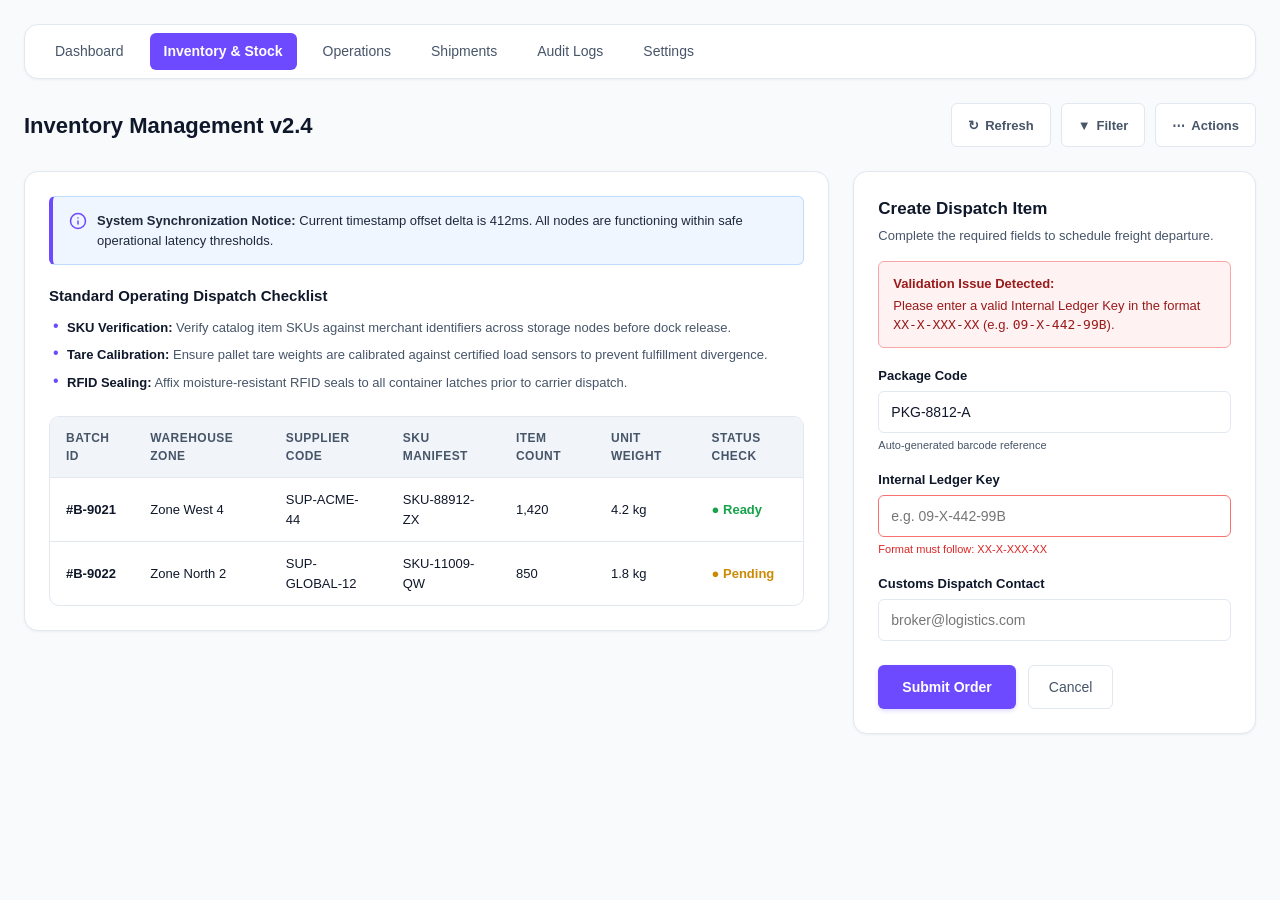
<file: demo_app/index.html>
<!DOCTYPE html>
<html lang="en">
<head>
  <meta charset="UTF-8">
  <meta name="viewport" content="width=device-width, initial-scale=1.0">
  <title>VibeStore Admin Dashboard — Improved & Accessible</title>
  <style>
    /* Design System Tokens (WCAG AA & Nielsen Heuristic Compliant) */
    :root {
      --bg: #F8FAFC;
      --surface: #FFFFFF;
      --surface-2: #F1F5F9;
      --border: #E2E8F0;
      --text: #0F172A;
      --text-muted: #475569;
      --primary: #6D4AFF;
      --primary-hover: #5A38E6;
      --error-bg: #FEF2F2;
      --error-border: #FCA5A5;
      --error-text: #991B1B;
      --radius-sm: 6px;
      --radius-md: 10px;
      --radius-lg: 14px;
    }

    * { box-sizing: border-box; margin: 0; padding: 0; }
    body {
      font-family: -apple-system, BlinkMacSystemFont, "Segoe UI", Roboto, sans-serif;
      background: var(--bg);
      color: var(--text);
      padding: 24px;
      line-height: 1.5;
    }

    /* FIX 6: Navigation - Human readable, active indicator, clean visual anchors */
    .app-nav {
      display: flex;
      align-items: center;
      gap: 12px;
      background: var(--surface);
      border: 1px solid var(--border);
      padding: 8px 16px;
      border-radius: var(--radius-lg);
      margin-bottom: 24px;
      box-shadow: 0 1px 3px rgba(15, 23, 42, 0.05);
    }
    .app-nav a {
      text-decoration: none;
      color: var(--text-muted);
      font-size: 14px;
      font-weight: 500;
      padding: 8px 14px;
      border-radius: var(--radius-sm);
      transition: all 0.15s ease;
    }
    .app-nav a:hover {
      background: var(--surface-2);
      color: var(--text);
    }
    .app-nav a.active {
      background: var(--primary);
      color: #FFFFFF;
      font-weight: 600;
    }

    .header-bar {
      display: flex;
      justify-content: space-between;
      align-items: center;
      margin-bottom: 24px;
      flex-wrap: gap;
    }
    .header-bar h2 {
      font-size: 22px;
      font-weight: 700;
      color: var(--text);
    }

    /* FIX 4: Usability - Minimum 44x44px touch targets with icons and labels */
    .header-actions {
      display: flex;
      align-items: center;
      gap: 10px;
    }
    .btn-action {
      min-height: 44px;
      min-width: 44px;
      padding: 10px 16px;
      border: 1px solid var(--border);
      background: var(--surface);
      color: var(--text-muted);
      border-radius: var(--radius-sm);
      font-size: 13px;
      font-weight: 600;
      cursor: pointer;
      display: inline-flex;
      align-items: center;
      justify-content: center;
      gap: 6px;
      transition: all 0.15s ease;
    }
    .btn-action:hover {
      background: var(--surface-2);
      color: var(--text);
      border-color: #CBD5E1;
    }

    .layout-grid {
      display: grid;
      grid-template-columns: 2fr 1fr;
      gap: 24px;
    }

    @media (max-width: 900px) {
      .layout-grid { grid-template-columns: 1fr; }
    }

    .card {
      background: var(--surface);
      border: 1px solid var(--border);
      border-radius: var(--radius-lg);
      padding: 24px;
      box-shadow: 0 1px 3px rgba(15, 23, 42, 0.05);
    }

    /* FIX 1: Accessibility - High contrast text (>4.5:1 ratio) with indicator icon */
    .notice-banner {
      color: #1E293B;
      background-color: #EFF6FF;
      border: 1px solid #BFDBFE;
      border-left: 4px solid var(--primary);
      padding: 14px 16px;
      border-radius: var(--radius-sm);
      font-size: 13px;
      font-weight: 500;
      margin-bottom: 20px;
      display: flex;
      align-items: flex-start;
      gap: 10px;
      line-height: 1.5;
    }
    .notice-banner svg {
      flex-shrink: 0;
      color: var(--primary);
      margin-top: 1px;
    }

    /* FIX 7: Content & Copy - Segmented structured list with bold keywords */
    .info-section {
      margin-bottom: 24px;
    }
    .info-section h3 {
      font-size: 15px;
      font-weight: 700;
      color: var(--text);
      margin-bottom: 10px;
    }
    .info-list {
      list-style-type: none;
      padding: 0;
      display: flex;
      flex-direction: column;
      gap: 8px;
    }
    .info-list li {
      font-size: 13px;
      color: var(--text-muted);
      line-height: 1.5;
      padding-left: 18px;
      position: relative;
    }
    .info-list li::before {
      content: "•";
      color: var(--primary);
      position: absolute;
      left: 4px;
      font-size: 16px;
      line-height: 1;
    }
    .info-list strong {
      color: var(--text);
    }

    /* FIX 5: Responsive - Responsive table with max-width: 100% and overflow-x */
    .table-responsive-wrapper {
      width: 100%;
      overflow-x: auto;
      border: 1px solid var(--border);
      border-radius: var(--radius-md);
      -webkit-overflow-scrolling: touch;
    }
    .data-table {
      width: 100%;
      min-width: 680px;
      border-collapse: collapse;
      font-size: 13px;
    }
    .data-table th, .data-table td {
      padding: 12px 16px;
      text-align: left;
      border-bottom: 1px solid var(--border);
    }
    .data-table th {
      background: var(--surface-2);
      color: var(--text-muted);
      font-weight: 600;
      font-size: 12px;
      text-transform: uppercase;
      letter-spacing: 0.04em;
    }
    .data-table tr:last-child td { border-bottom: none; }
    .data-table tbody tr:hover { background: #FAFAFC; }

    /* Form Styles */
    .form-card h3 {
      font-size: 17px;
      font-weight: 700;
      color: var(--text);
      margin-bottom: 4px;
    }
    .form-card p {
      font-size: 13px;
      color: var(--text-muted);
      margin-bottom: 16px;
    }

    /* FIX 3: Forms & Feedback - Clear actionable error guidance */
    .error-guidance {
      background: var(--error-bg);
      border: 1px solid var(--error-border);
      color: var(--error-text);
      padding: 12px 14px;
      border-radius: var(--radius-sm);
      font-size: 13px;
      line-height: 1.5;
      margin-bottom: 18px;
    }
    .error-guidance strong {
      display: block;
      margin-bottom: 2px;
    }

    .form-group {
      margin-bottom: 16px;
    }
    .form-group label {
      display: block;
      font-size: 13px;
      font-weight: 600;
      margin-bottom: 6px;
      color: var(--text);
    }
    .form-group input {
      width: 100%;
      height: 42px;
      padding: 8px 12px;
      border: 1px solid var(--border);
      border-radius: var(--radius-sm);
      font-size: 14px;
      background: var(--surface);
      color: var(--text);
      transition: border-color 0.15s ease;
    }
    .form-group input:focus {
      outline: none;
      border-color: var(--primary);
      box-shadow: 0 0 0 3px rgba(109, 74, 255, 0.15);
    }
    .form-group .field-hint {
      font-size: 11px;
      color: var(--text-muted);
      margin-top: 4px;
    }

    /* FIX 2: Visual Hierarchy - Distinct filled Primary CTA with clear hover state */
    .cta-area {
      display: flex;
      align-items: center;
      gap: 12px;
      margin-top: 24px;
    }
    .submit-button {
      min-height: 44px;
      background: var(--primary);
      color: #FFFFFF;
      border: none;
      padding: 12px 24px;
      border-radius: var(--radius-sm);
      font-size: 14px;
      font-weight: 600;
      cursor: pointer;
      box-shadow: 0 2px 4px rgba(109, 74, 255, 0.2);
      transition: all 0.18s ease;
      display: inline-flex;
      align-items: center;
      justify-content: center;
    }
    .submit-button:hover {
      background: var(--primary-hover);
      transform: translateY(-1px);
      box-shadow: 0 4px 8px rgba(109, 74, 255, 0.3);
    }
    .submit-button:focus-visible {
      outline: 2px solid var(--primary);
      outline-offset: 2px;
    }

    .cancel-button {
      min-height: 44px;
      background: var(--surface);
      color: var(--text-muted);
      border: 1px solid var(--border);
      padding: 12px 20px;
      border-radius: var(--radius-sm);
      font-size: 14px;
      font-weight: 500;
      cursor: pointer;
      transition: background 0.15s ease;
    }
    .cancel-button:hover {
      background: var(--surface-2);
      color: var(--text);
    }
  </style>
</head>
<body>

  <!-- FIX 6: Clean, human-readable navigation with active anchor -->
  <nav class="app-nav" aria-label="Main Navigation">
    <a href="#">Dashboard</a>
    <a href="#" class="active">Inventory & Stock</a>
    <a href="#">Operations</a>
    <a href="#">Shipments</a>
    <a href="#">Audit Logs</a>
    <a href="#">Settings</a>
  </nav>

  <div class="header-bar">
    <h2>Inventory Management v2.4</h2>
    
    <!-- FIX 4: Minimum 44x44px touch targets with icons and labels -->
    <div class="header-actions">
      <button class="btn-action" title="Refresh Inventory">
        <span>↻</span> Refresh
      </button>
      <button class="btn-action" title="Filter View">
        <span>▼</span> Filter
      </button>
      <button class="btn-action" title="More Actions">
        <span>⋯</span> Actions
      </button>
    </div>
  </div>

  <div class="layout-grid">
    <div>
      <div class="card">
        
        <!-- FIX 1: High-contrast notice text (>4.5:1 ratio) with indicator icon -->
        <div class="notice-banner" role="status">
          <svg width="18" height="18" viewBox="0 0 24 24" fill="none" stroke="currentColor" stroke-width="2" stroke-linecap="round" stroke-linejoin="round">
            <circle cx="12" cy="12" r="10"></circle>
            <line x1="12" y1="16" x2="12" y2="12"></line>
            <line x1="12" y1="8" x2="12.01" y2="8"></line>
          </svg>
          <div>
            <strong>System Synchronization Notice:</strong>
            Current timestamp offset delta is 412ms. All nodes are functioning within safe operational latency thresholds.
          </div>
        </div>

        <!-- FIX 7: Content & Copy - Segmented structured list with bold keywords -->
        <div class="info-section">
          <h3>Standard Operating Dispatch Checklist</h3>
          <ul class="info-list">
            <li><strong>SKU Verification:</strong> Verify catalog item SKUs against merchant identifiers across storage nodes before dock release.</li>
            <li><strong>Tare Calibration:</strong> Ensure pallet tare weights are calibrated against certified load sensors to prevent fulfillment divergence.</li>
            <li><strong>RFID Sealing:</strong> Affix moisture-resistant RFID seals to all container latches prior to carrier dispatch.</li>
          </ul>
        </div>

        <!-- FIX 5: Responsive container with max-width: 100% and touch scroll -->
        <div class="table-responsive-wrapper">
          <table class="data-table">
            <thead>
              <tr>
                <th>Batch ID</th>
                <th>Warehouse Zone</th>
                <th>Supplier Code</th>
                <th>SKU Manifest</th>
                <th>Item Count</th>
                <th>Unit Weight</th>
                <th>Status Check</th>
              </tr>
            </thead>
            <tbody>
              <tr>
                <td><strong>#B-9021</strong></td>
                <td>Zone West 4</td>
                <td>SUP-ACME-44</td>
                <td>SKU-88912-ZX</td>
                <td>1,420</td>
                <td>4.2 kg</td>
                <td><span style="color:#16A34A; font-weight:600;">● Ready</span></td>
              </tr>
              <tr>
                <td><strong>#B-9022</strong></td>
                <td>Zone North 2</td>
                <td>SUP-GLOBAL-12</td>
                <td>SKU-11009-QW</td>
                <td>850</td>
                <td>1.8 kg</td>
                <td><span style="color:#CA8A04; font-weight:600;">● Pending</span></td>
              </tr>
            </tbody>
          </table>
        </div>

      </div>
    </div>

    <div>
      <div class="card form-card">
        <h3>Create Dispatch Item</h3>
        <p>Complete the required fields to schedule freight departure.</p>

        <!-- FIX 3: Clear, specific inline error guidance -->
        <div class="error-guidance" role="alert">
          <strong>Validation Issue Detected:</strong>
          Please enter a valid Internal Ledger Key in the format <code>XX-X-XXX-XX</code> (e.g. <code>09-X-442-99B</code>).
        </div>

        <form onsubmit="event.preventDefault();">
          <div class="form-group">
            <label for="package-code">Package Code</label>
            <input type="text" id="package-code" value="PKG-8812-A" required>
            <div class="field-hint">Auto-generated barcode reference</div>
          </div>

          <div class="form-group">
            <label for="ledger-key">Internal Ledger Key</label>
            <input type="text" id="ledger-key" placeholder="e.g. 09-X-442-99B" style="border-color: #F87171;" required>
            <div class="field-hint" style="color: #DC2626;">Format must follow: XX-X-XXX-XX</div>
          </div>

          <div class="form-group">
            <label for="customs-contact">Customs Dispatch Contact</label>
            <input type="text" id="customs-contact" placeholder="broker@logistics.com">
          </div>

          <!-- FIX 2: Distinct Primary CTA styled with high contrast primary purple -->
          <div class="cta-area">
            <button type="submit" class="submit-button">
              Submit Order
            </button>
            <button type="button" class="cancel-button">
              Cancel
            </button>
          </div>
        </form>

      </div>
    </div>
  </div>

</body>
</html>
</file>
